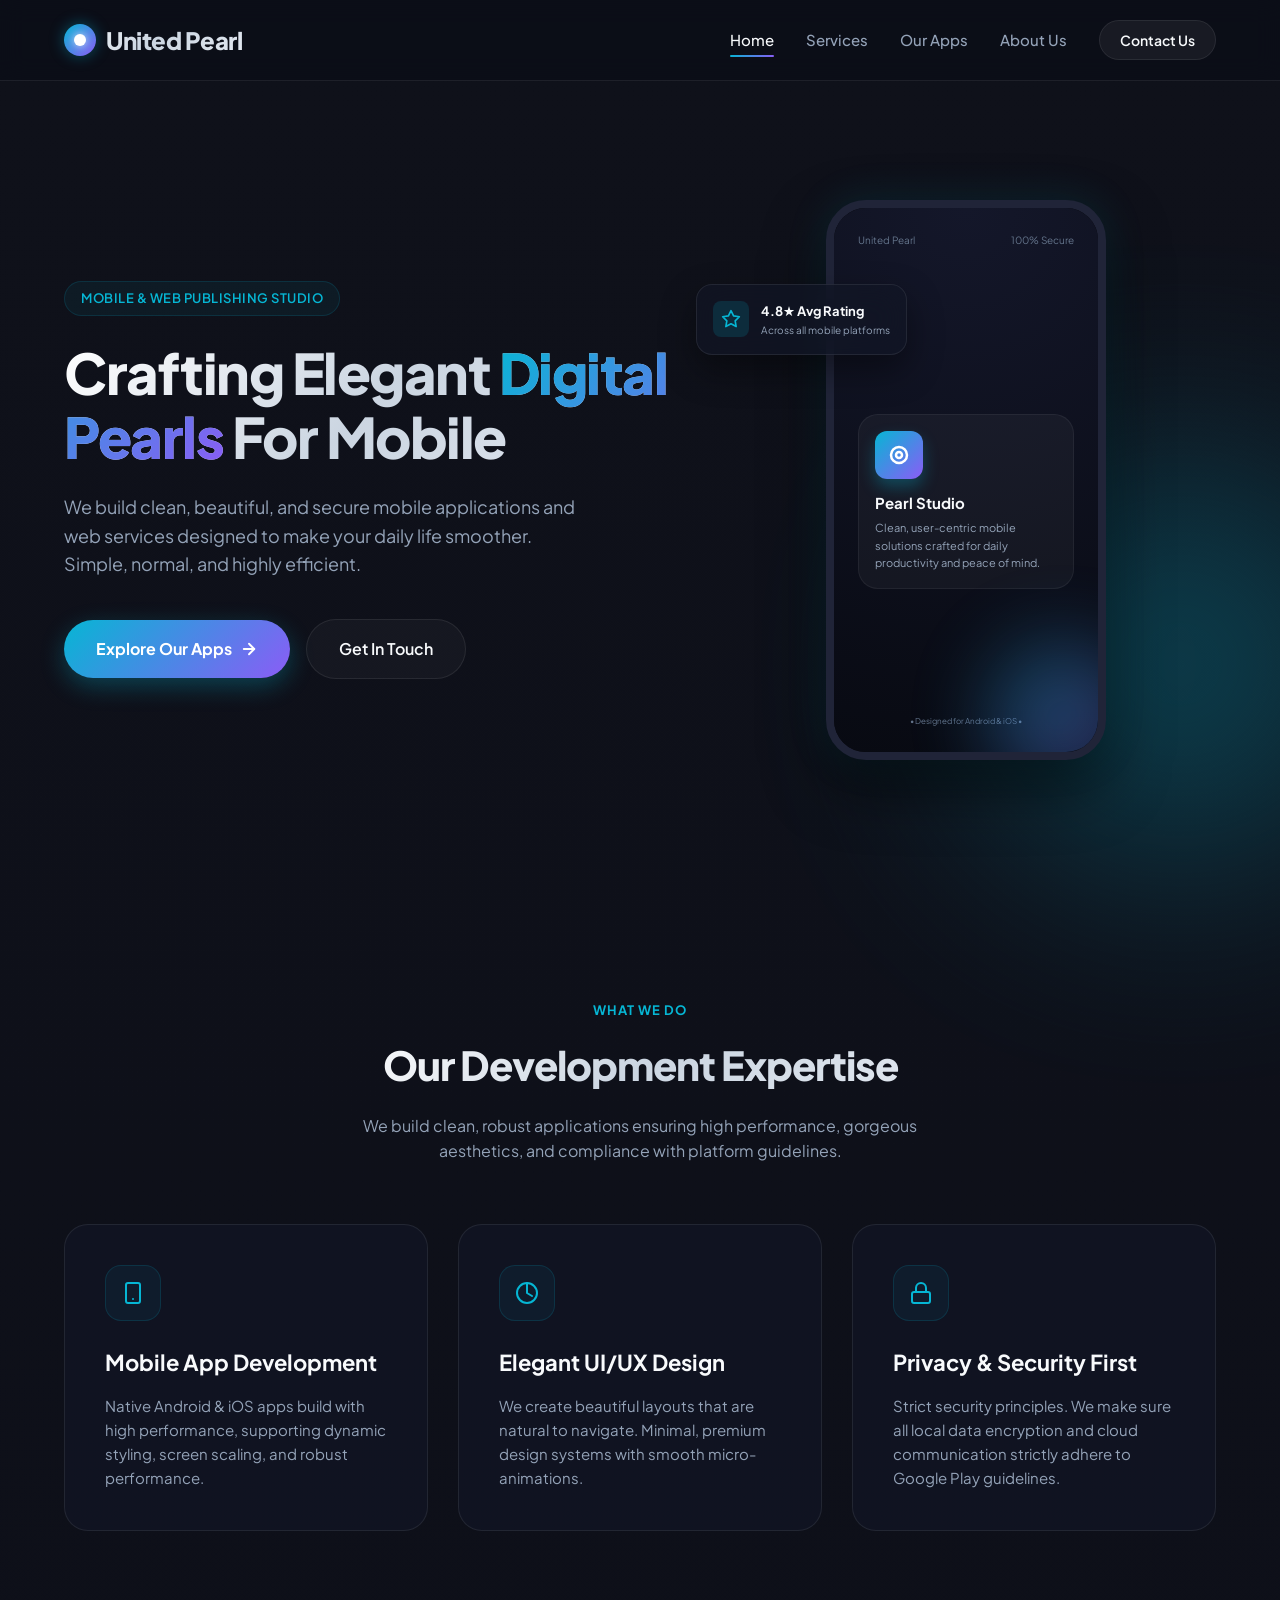
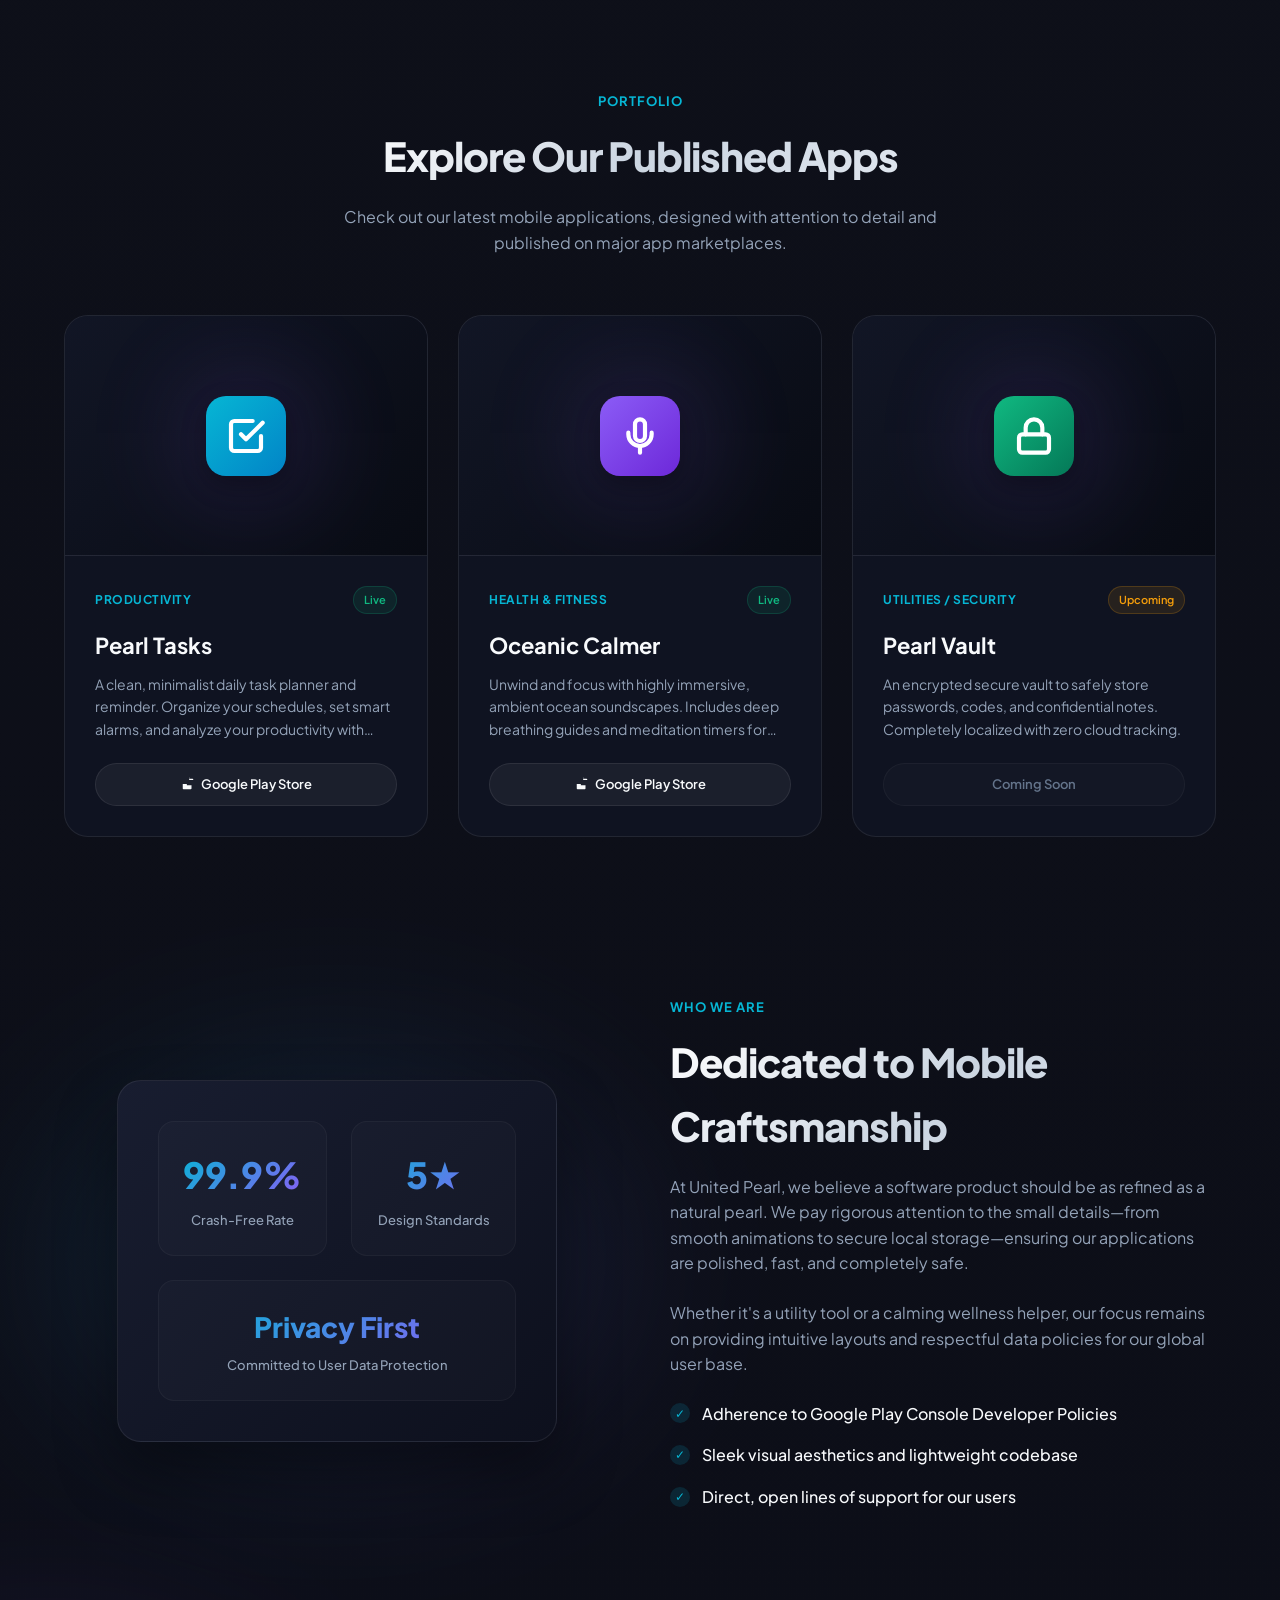
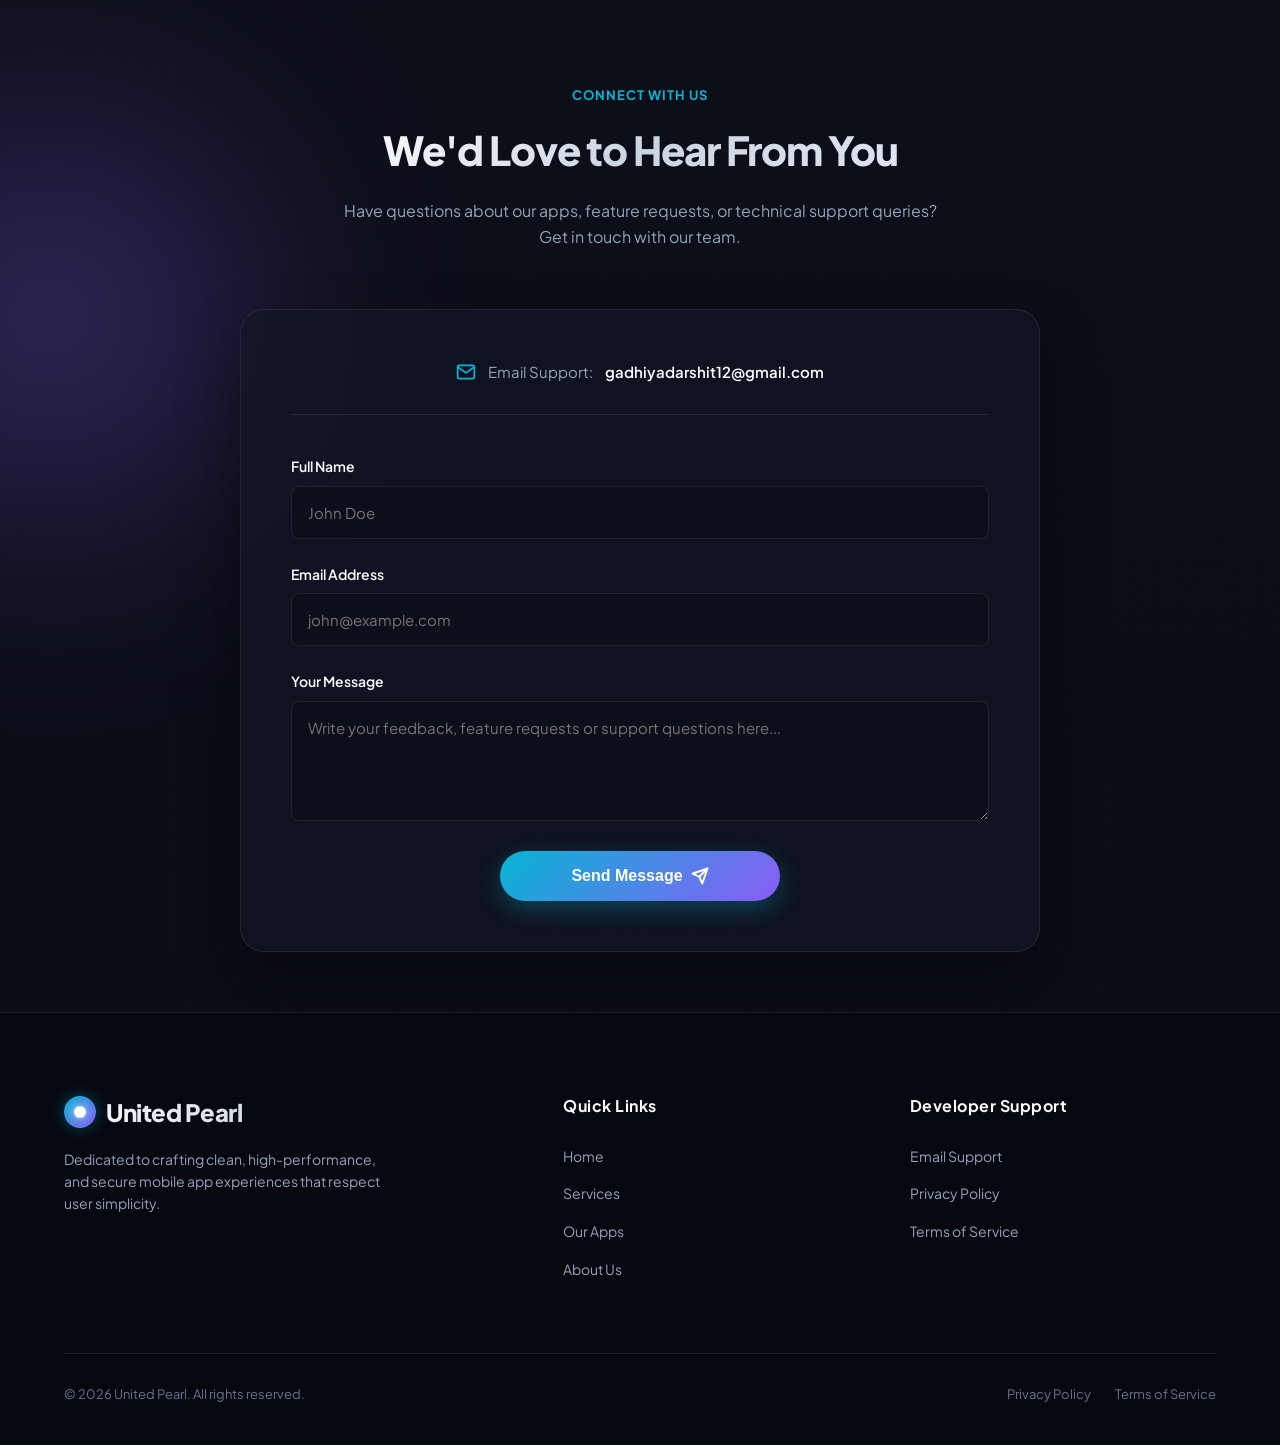
<file: index.html>
<!DOCTYPE html>
<html lang="en">
<head>
  <meta charset="UTF-8">
  <meta name="viewport" content="width=device-width, initial-scale=1.0">
  <title>United Pearl | Premium App Development Studio</title>
  
  <!-- SEO Meta Tags -->
  <meta name="description" content="United Pearl is a modern mobile app and software development studio. We design, craft, and publish high-performance, secure digital experiences for Android and iOS.">
  <meta name="keywords" content="United Pearl, Mobile Apps, Android Developer, iOS Developer, App Studio, Software Development, Privacy-focused Apps">
  <meta name="author" content="United Pearl">
  
  <!-- Favicon -->
  <link rel="icon" type="image/png" href="data:image/svg+xml;utf8,<svg xmlns='http://www.w3.org/2000/svg' viewBox='0 0 100 100'><circle cx='50' cy='50' r='40' fill='%2306b6d4'/><circle cx='50' cy='50' r='15' fill='white'/></svg>">

  <!-- Link Stylesheet -->
  <link rel="stylesheet" href="style.css">
</head>
<body>

  <!-- Background Orbs -->
  <div class="glow-orb-1"></div>
  <div class="glow-orb-2"></div>

  <!-- Navigation Header -->
  <header>
    <div class="container nav-container">
      <a href="index.html" class="logo" id="navLogo">
        <div class="logo-icon"></div>
        United Pearl
      </a>
      
      <button class="burger-menu" id="burgerToggle" aria-label="Toggle navigation menu">
        <span></span>
        <span></span>
        <span></span>
      </button>

      <ul class="nav-menu">
        <li><a href="#home" class="nav-link active">Home</a></li>
        <li><a href="#services" class="nav-link">Services</a></li>
        <li><a href="#apps" class="nav-link">Our Apps</a></li>
        <li><a href="#about" class="nav-link">About Us</a></li>
        <li><a href="#contact" class="btn-contact-nav">Contact Us</a></li>
      </ul>
    </div>
  </header>

  <!-- Hero Section -->
  <section id="home" class="hero">
    <div class="container hero-grid">
      <div class="hero-content">
        <span class="hero-tagline">Mobile & Web Publishing Studio</span>
        <h1 class="hero-title">Crafting Elegant <span>Digital Pearls</span> For Mobile</h1>
        <p class="hero-desc">We build clean, beautiful, and secure mobile applications and web services designed to make your daily life smoother. Simple, normal, and highly efficient.</p>
        <div class="hero-cta">
          <a href="#apps" class="btn-primary">
            Explore Our Apps
            <svg width="18" height="18" viewBox="0 0 24 24" fill="none" stroke="currentColor" stroke-width="2.5" stroke-linecap="round" stroke-linejoin="round"><line x1="5" y1="12" x2="19" y2="12"></line><polyline points="12 5 19 12 12 19"></polyline></svg>
          </a>
          <a href="#contact" class="btn-secondary">Get In Touch</a>
        </div>
      </div>
      
      <div class="hero-art-container">
        <!-- Floating Card 1 -->
        <div class="hero-floating-card card-1">
          <div class="floating-icon">
            <svg width="20" height="20" viewBox="0 0 24 24" fill="none" stroke="currentColor" stroke-width="2" stroke-linecap="round" stroke-linejoin="round"><polygon points="12 2 15.09 8.26 22 9.27 17 14.14 18.18 21.02 12 17.77 5.82 21.02 7 14.14 2 9.27 8.91 8.26 12 2"></polygon></svg>
          </div>
          <div>
            <div class="floating-text-title">4.8★ Avg Rating</div>
            <div class="floating-text-desc">Across all mobile platforms</div>
          </div>
        </div>

        <!-- Phone Mockup -->
        <div class="hero-phone-mockup">
          <div class="hero-phone-screen">
            <div class="phone-header">
              <span>United Pearl</span>
              <span>100% Secure</span>
            </div>
            
            <div class="phone-home-card">
              <div class="phone-icon-large">
                <svg width="24" height="24" viewBox="0 0 24 24" fill="none" stroke="white" stroke-width="2.5"><circle cx='12' cy='12' r='8'/><circle cx='12' cy='12' r='3'/></svg>
              </div>
              <div class="phone-app-title">Pearl Studio</div>
              <div class="phone-app-desc">Clean, user-centric mobile solutions crafted for daily productivity and peace of mind.</div>
            </div>
            
            <div class="phone-header" style="justify-content: center; font-size: 8px;">
              <span>• Designed for Android & iOS •</span>
            </div>
          </div>
          <div class="phone-glow-elements"></div>
        </div>


      </div>
    </div>
  </section>

  <!-- Services Section -->
  <section id="services">
    <div class="container">
      <div class="section-header">
        <span class="section-tag">What We Do</span>
        <h2 class="section-title">Our Development Expertise</h2>
        <p class="section-desc">We build clean, robust applications ensuring high performance, gorgeous aesthetics, and compliance with platform guidelines.</p>
      </div>

      <div class="services-grid">
        <!-- Service 1 -->
        <div class="service-card">
          <div class="service-icon">
            <svg width="24" height="24" viewBox="0 0 24 24" fill="none" stroke="currentColor" stroke-width="2" stroke-linecap="round" stroke-linejoin="round"><rect x="5" y="2" width="14" height="20" rx="2" ry="2"></rect><line x1="12" y1="18" x2="12.01" y2="18"></line></svg>
          </div>
          <h3 class="service-title">Mobile App Development</h3>
          <p class="service-desc">Native Android & iOS apps build with high performance, supporting dynamic styling, screen scaling, and robust performance.</p>
        </div>

        <!-- Service 2 -->
        <div class="service-card">
          <div class="service-icon">
            <svg width="24" height="24" viewBox="0 0 24 24" fill="none" stroke="currentColor" stroke-width="2" stroke-linecap="round" stroke-linejoin="round"><path d="M12 22C17.5228 22 22 17.5228 22 12C22 6.47715 17.5228 2 12 2C6.47715 2 2 6.47715 2 12C2 17.5228 6.47715 22 12 22Z"></path><path d="M12 2V12L17 15"></path></svg>
          </div>
          <h3 class="service-title">Elegant UI/UX Design</h3>
          <p class="service-desc">We create beautiful layouts that are natural to navigate. Minimal, premium design systems with smooth micro-animations.</p>
        </div>

        <!-- Service 3 -->
        <div class="service-card">
          <div class="service-icon">
            <svg width="24" height="24" viewBox="0 0 24 24" fill="none" stroke="currentColor" stroke-width="2" stroke-linecap="round" stroke-linejoin="round"><rect x="3" y="11" width="18" height="11" rx="2" ry="2"></rect><path d="M7 11V7a5 5 0 0 1 10 0v4"></path></svg>
          </div>
          <h3 class="service-title">Privacy & Security First</h3>
          <p class="service-desc">Strict security principles. We make sure all local data encryption and cloud communication strictly adhere to Google Play guidelines.</p>
        </div>
      </div>
    </div>
  </section>

  <!-- Our Apps Section -->
  <section id="apps">
    <div class="container">
      <div class="section-header">
        <span class="section-tag">Portfolio</span>
        <h2 class="section-title">Explore Our Published Apps</h2>
        <p class="section-desc">Check out our latest mobile applications, designed with attention to detail and published on major app marketplaces.</p>
      </div>

      <div class="portfolio-grid">
        <!-- App 1: Pearl Tasks -->
        <div class="app-card">
          <div class="app-preview-box">
            <div class="app-showcase-icon icon-pearl-task">
              <svg width="40" height="40" viewBox="0 0 24 24" fill="none" stroke="currentColor" stroke-width="2.5" stroke-linecap="round" stroke-linejoin="round"><polyline points="9 11 12 14 22 4"></polyline><path d="M21 12v7a2 2 0 0 1-2 2H5a2 2 0 0 1-2-2V5a2 2 0 0 1 2-2h11"></path></svg>
            </div>
          </div>
          <div class="app-details">
            <div class="app-meta">
              <span class="app-category">Productivity</span>
              <span class="app-badge-status status-live">Live</span>
            </div>
            <h3 class="app-card-title">Pearl Tasks</h3>
            <p class="app-card-desc">A clean, minimalist daily task planner and reminder. Organize your schedules, set smart alarms, and analyze your productivity with clean stats.</p>
            <div class="app-links">
              <a href="#" class="btn-app-store primary">
                <svg width="14" height="14" viewBox="0 0 24 24" fill="currentColor"><path d="M3 5.25v13.5c0 .69.56 1.25 1.25 1.25H10v-8H3zm11.25-8H14v8h7V4.25c0-.69-.56-1.25-1.25-1.25h-5.5zM3 14v5.75c0 .69.56 1.25 1.25 1.25h12.5c.69 0 1.25-.56 1.25-1.25V14H3z"/></svg>
                Google Play Store
              </a>
            </div>
          </div>
        </div>

        <!-- App 2: Oceanic Calmer -->
        <div class="app-card">
          <div class="app-preview-box">
            <div class="app-showcase-icon icon-pearl-sound">
              <svg width="40" height="40" viewBox="0 0 24 24" fill="none" stroke="currentColor" stroke-width="2.5" stroke-linecap="round" stroke-linejoin="round"><path d="M12 2a3 3 0 0 0-3 3v7a3 3 0 0 0 6 0V5a3 3 0 0 0-3-3Z"></path><path d="M19 10v1a7 7 0 0 1-14 0v-1"></path><line x1="12" y1="19" x2="12" y2="22"></line></svg>
            </div>
          </div>
          <div class="app-details">
            <div class="app-meta">
              <span class="app-category">Health & Fitness</span>
              <span class="app-badge-status status-live">Live</span>
            </div>
            <h3 class="app-card-title">Oceanic Calmer</h3>
            <p class="app-card-desc">Unwind and focus with highly immersive, ambient ocean soundscapes. Includes deep breathing guides and meditation timers for stress relief.</p>
            <div class="app-links">
              <a href="#" class="btn-app-store primary">
                <svg width="14" height="14" viewBox="0 0 24 24" fill="currentColor"><path d="M3 5.25v13.5c0 .69.56 1.25 1.25 1.25H10v-8H3zm11.25-8H14v8h7V4.25c0-.69-.56-1.25-1.25-1.25h-5.5zM3 14v5.75c0 .69.56 1.25 1.25 1.25h12.5c.69 0 1.25-.56 1.25-1.25V14H3z"/></svg>
                Google Play Store
              </a>
            </div>
          </div>
        </div>

        <!-- App 3: Pearl Vault -->
        <div class="app-card">
          <div class="app-preview-box">
            <div class="app-showcase-icon icon-pearl-wallet">
              <svg width="40" height="40" viewBox="0 0 24 24" fill="none" stroke="currentColor" stroke-width="2.5" stroke-linecap="round" stroke-linejoin="round"><rect x="3" y="11" width="18" height="11" rx="2" ry="2"></rect><path d="M7 11V7a5 5 0 0 1 10 0v4"></path></svg>
            </div>
          </div>
          <div class="app-details">
            <div class="app-meta">
              <span class="app-category">Utilities / Security</span>
              <span class="app-badge-status status-upcoming">Upcoming</span>
            </div>
            <h3 class="app-card-title">Pearl Vault</h3>
            <p class="app-card-desc">An encrypted secure vault to safely store passwords, codes, and confidential notes. Completely localized with zero cloud tracking.</p>
            <div class="app-links">
              <a href="#" class="btn-app-store muted" onclick="return false;">
                Coming Soon
              </a>
            </div>
          </div>
        </div>
      </div>
    </div>
  </section>

  <!-- About Section -->
  <section id="about">
    <div class="container about-grid">
      <div class="about-img-frame">
        <div class="about-img-backdrop"></div>
        <div class="about-visual">
          <div class="about-stat-row">
            <div class="stat-item">
              <div class="stat-number">99.9%</div>
              <div class="stat-label">Crash-Free Rate</div>
            </div>
            <div class="stat-item">
              <div class="stat-number">5★</div>
              <div class="stat-label">Design Standards</div>
            </div>
            <div class="stat-item" style="grid-column: span 2;">
              <div class="stat-number" style="font-size: 28px;">Privacy First</div>
              <div class="stat-label">Committed to User Data Protection</div>
            </div>
          </div>
        </div>
      </div>

      <div class="about-content">
        <span class="section-tag" style="text-align: left; margin-left: 0;">Who We Are</span>
        <h2 class="section-title" style="text-align: left; margin-left: 0;">Dedicated to Mobile Craftsmanship</h2>
        <p>At United Pearl, we believe a software product should be as refined as a natural pearl. We pay rigorous attention to the small details—from smooth animations to secure local storage—ensuring our applications are polished, fast, and completely safe.</p>
        <p>Whether it's a utility tool or a calming wellness helper, our focus remains on providing intuitive layouts and respectful data policies for our global user base.</p>
        
        <ul class="about-features">
          <li>
            <span>✓</span> Adherence to Google Play Console Developer Policies
          </li>
          <li>
            <span>✓</span> Sleek visual aesthetics and lightweight codebase
          </li>
          <li>
            <span>✓</span> Direct, open lines of support for our users
          </li>
        </ul>
      </div>
    </div>
  </section>

  <!-- Contact Section -->
  <section id="contact">
    <div class="container">
      <div class="section-header">
        <span class="section-tag">Connect With Us</span>
        <h2 class="section-title">We'd Love to Hear From You</h2>
        <p class="section-desc">Have questions about our apps, feature requests, or technical support queries? Get in touch with our team.</p>
      </div>

      <div class="contact-container">
        <div class="contact-info-summary">
          <div class="contact-item">
            <svg width="20" height="20" viewBox="0 0 24 24" fill="none" stroke="currentColor" stroke-width="2" stroke-linecap="round" stroke-linejoin="round"><path d="M4 4h16c1.1 0 2 .9 2 2v12c0 1.1-.9 2-2 2H4c-1.1 0-2-.9-2-2V6c0-1.1.9-2 2-2z"></path><polyline points="22,6 12,13 2,6"></polyline></svg>
            <span>Email Support:</span>
            <a href="mailto:gadhiyadarshit12@gmail.com">gadhiyadarshit12@gmail.com</a>
          </div>
        </div>

        <form id="contactForm" novalidate>
          <div class="form-group">
            <label for="name" class="form-label">Full Name</label>
            <input type="text" id="name" class="form-control" placeholder="John Doe" required>
          </div>

          <div class="form-group">
            <label for="email" class="form-label">Email Address</label>
            <input type="email" id="email" class="form-control" placeholder="john@example.com" required>
          </div>

          <div class="form-group">
            <label for="message" class="form-label">Your Message</label>
            <textarea id="message" class="form-control" placeholder="Write your feedback, feature requests or support questions here..." required></textarea>
          </div>

          <div class="form-submit-container">
            <button type="submit" class="btn-primary btn-submit">
              Send Message
              <svg width="18" height="18" viewBox="0 0 24 24" fill="none" stroke="currentColor" stroke-width="2.5" stroke-linecap="round" stroke-linejoin="round"><line x1="22" y1="2" x2="11" y2="13"></line><polygon points="22 2 15 22 11 13 2 9 22 2"></polygon></svg>
            </button>
          </div>
          
          <div id="formMessage" class="form-message"></div>
        </form>
      </div>
    </div>
  </section>

  <!-- Footer -->
  <footer>
    <div class="container">
      <div class="footer-grid">
        <div>
          <a href="index.html" class="logo" style="margin-bottom: 16px;">
            <div class="logo-icon"></div>
            United Pearl
          </a>
          <p class="footer-brand-desc">Dedicated to crafting clean, high-performance, and secure mobile app experiences that respect user simplicity.</p>
        </div>
        
        <div>
          <h4 class="footer-title">Quick Links</h4>
          <ul class="footer-links">
            <li><a href="#home">Home</a></li>
            <li><a href="#services">Services</a></li>
            <li><a href="#apps">Our Apps</a></li>
            <li><a href="#about">About Us</a></li>
          </ul>
        </div>
        
        <div>
          <h4 class="footer-title">Developer Support</h4>
          <ul class="footer-links">
            <li><a href="mailto:gadhiyadarshit12@gmail.com">Email Support</a></li>
            <li><a href="privacy.html">Privacy Policy</a></li>
            <li><a href="terms.html">Terms of Service</a></li>
          </ul>
        </div>
      </div>

      <div class="footer-bottom">
        <span class="footer-copy">&copy; 2026 United Pearl. All rights reserved.</span>
        <div class="footer-meta-links">
          <a href="privacy.html">Privacy Policy</a>
          <a href="terms.html">Terms of Service</a>
        </div>
      </div>
    </div>
  </footer>

  <!-- Include Script -->
  <script src="script.js"></script>
</body>
</html>
</file>
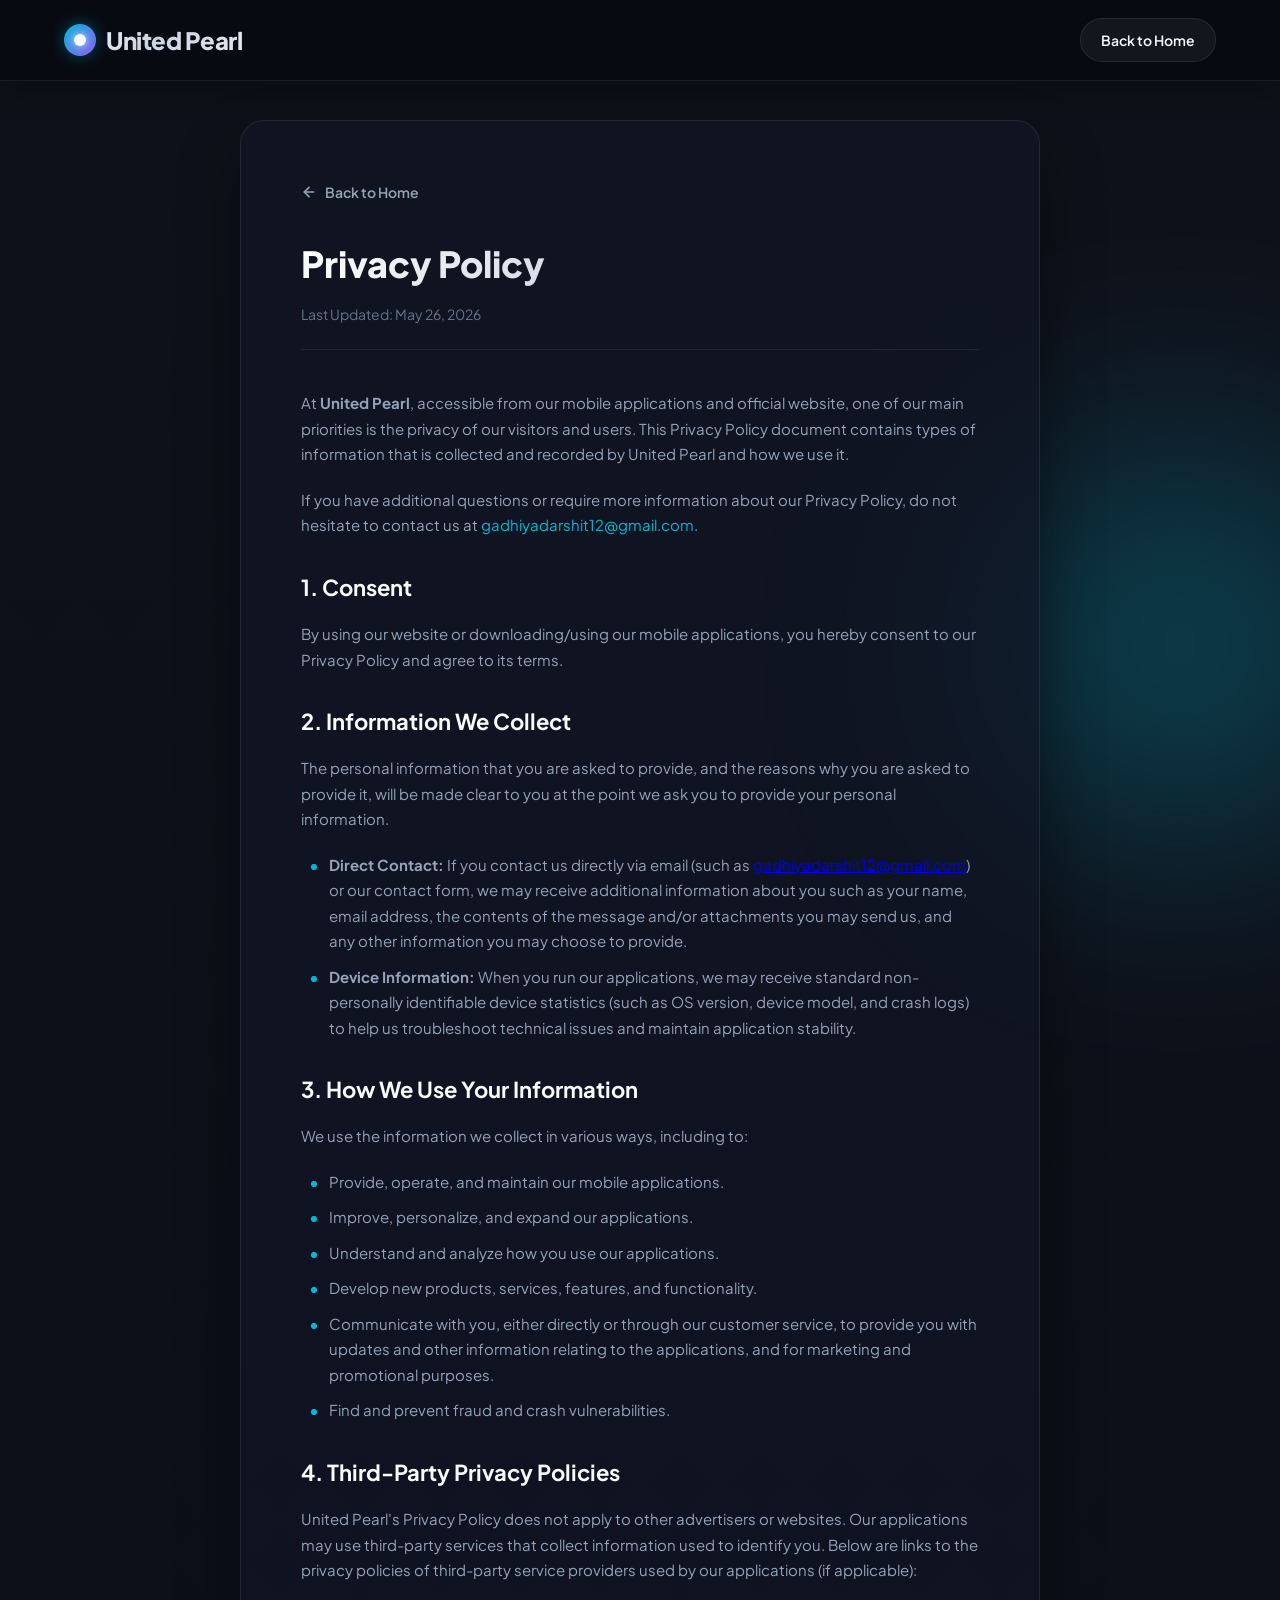
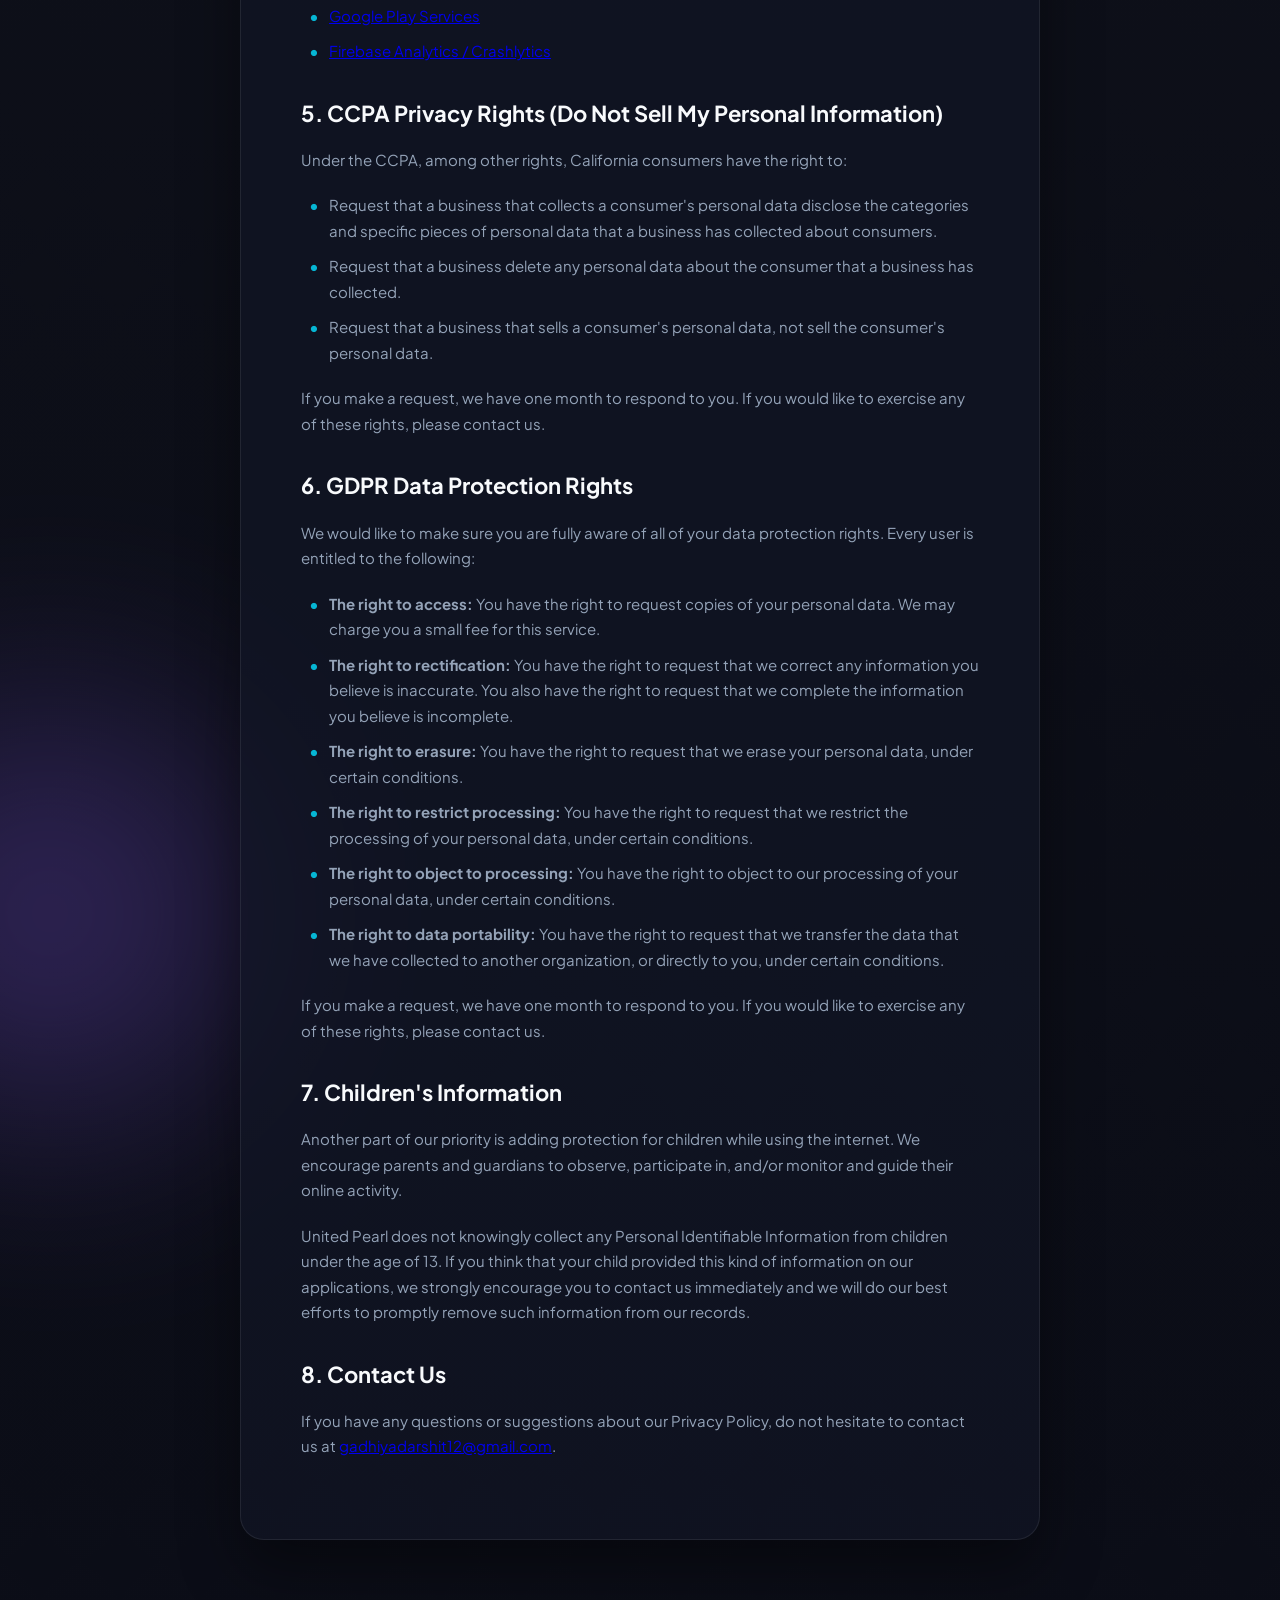
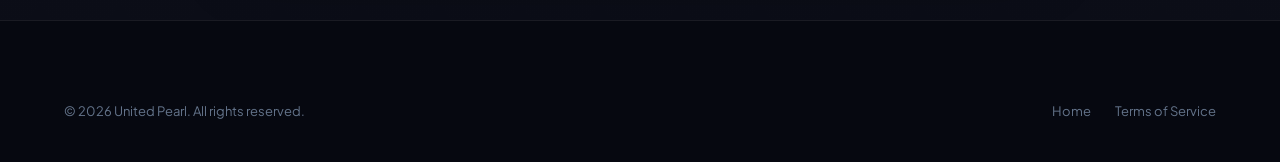
<file: privacy.html>
<!DOCTYPE html>
<html lang="en">
<head>
  <meta charset="UTF-8">
  <meta name="viewport" content="width=device-width, initial-scale=1.0">
  <title>Privacy Policy | United Pearl</title>
  
  <!-- SEO Meta Tags -->
  <meta name="description" content="Privacy Policy for United Pearl mobile applications and services. Learn how we handle your personal data and respect your privacy.">
  <meta name="robots" content="noindex, follow">
  
  <!-- Favicon -->
  <link rel="icon" type="image/png" href="data:image/svg+xml;utf8,<svg xmlns='http://www.w3.org/2000/svg' viewBox='0 0 100 100'><circle cx='50' cy='50' r='40' fill='%2306b6d4'/><circle cx='50' cy='50' r='15' fill='white'/></svg>">

  <!-- Link Stylesheet -->
  <link rel="stylesheet" href="style.css">
</head>
<body>

  <!-- Background Orbs -->
  <div class="glow-orb-1"></div>
  <div class="glow-orb-2"></div>

  <!-- Navigation Header (Simplified for legal pages) -->
  <header class="scrolled">
    <div class="container nav-container">
      <a href="index.html" class="logo">
        <div class="logo-icon"></div>
        United Pearl
      </a>
      <a href="index.html" class="btn-contact-nav">Back to Home</a>
    </div>
  </header>

  <!-- Legal Container -->
  <main class="container">
    <article class="legal-container">
      <a href="index.html" class="btn-back">
        <svg width="16" height="16" viewBox="0 0 24 24" fill="none" stroke="currentColor" stroke-width="2.5" stroke-linecap="round" stroke-linejoin="round"><line x1="19" y1="12" x2="5" y2="12"></line><polyline points="12 19 5 12 12 5"></polyline></svg>
        Back to Home
      </a>
      
      <div class="legal-header">
        <h1>Privacy Policy</h1>
        <div class="legal-date">Last Updated: May 26, 2026</div>
      </div>

      <div class="legal-content">
        <p>At <strong>United Pearl</strong>, accessible from our mobile applications and official website, one of our main priorities is the privacy of our visitors and users. This Privacy Policy document contains types of information that is collected and recorded by United Pearl and how we use it.</p>
        
        <p>If you have additional questions or require more information about our Privacy Policy, do not hesitate to contact us at <a href="mailto:gadhiyadarshit12@gmail.com" style="color: var(--accent-primary); text-decoration: none;">gadhiyadarshit12@gmail.com</a>.</p>

        <h2>1. Consent</h2>
        <p>By using our website or downloading/using our mobile applications, you hereby consent to our Privacy Policy and agree to its terms.</p>

        <h2>2. Information We Collect</h2>
        <p>The personal information that you are asked to provide, and the reasons why you are asked to provide it, will be made clear to you at the point we ask you to provide your personal information.</p>
        <ul>
          <li><strong>Direct Contact:</strong> If you contact us directly via email (such as <a href="mailto:gadhiyadarshit12@gmail.com">gadhiyadarshit12@gmail.com</a>) or our contact form, we may receive additional information about you such as your name, email address, the contents of the message and/or attachments you may send us, and any other information you may choose to provide.</li>
          <li><strong>Device Information:</strong> When you run our applications, we may receive standard non-personally identifiable device statistics (such as OS version, device model, and crash logs) to help us troubleshoot technical issues and maintain application stability.</li>
        </ul>

        <h2>3. How We Use Your Information</h2>
        <p>We use the information we collect in various ways, including to:</p>
        <ul>
          <li>Provide, operate, and maintain our mobile applications.</li>
          <li>Improve, personalize, and expand our applications.</li>
          <li>Understand and analyze how you use our applications.</li>
          <li>Develop new products, services, features, and functionality.</li>
          <li>Communicate with you, either directly or through our customer service, to provide you with updates and other information relating to the applications, and for marketing and promotional purposes.</li>
          <li>Find and prevent fraud and crash vulnerabilities.</li>
        </ul>

        <h2>4. Third-Party Privacy Policies</h2>
        <p>United Pearl's Privacy Policy does not apply to other advertisers or websites. Our applications may use third-party services that collect information used to identify you. Below are links to the privacy policies of third-party service providers used by our applications (if applicable):</p>
        <ul>
          <li><a href="https://www.google.com/policies/privacy/" target="_blank" rel="noopener noreferrer">Google Play Services</a></li>
          <li><a href="https://firebase.google.com/support/privacy" target="_blank" rel="noopener noreferrer">Firebase Analytics / Crashlytics</a></li>
        </ul>

        <h2>5. CCPA Privacy Rights (Do Not Sell My Personal Information)</h2>
        <p>Under the CCPA, among other rights, California consumers have the right to:</p>
        <ul>
          <li>Request that a business that collects a consumer's personal data disclose the categories and specific pieces of personal data that a business has collected about consumers.</li>
          <li>Request that a business delete any personal data about the consumer that a business has collected.</li>
          <li>Request that a business that sells a consumer's personal data, not sell the consumer's personal data.</li>
        </ul>
        <p>If you make a request, we have one month to respond to you. If you would like to exercise any of these rights, please contact us.</p>

        <h2>6. GDPR Data Protection Rights</h2>
        <p>We would like to make sure you are fully aware of all of your data protection rights. Every user is entitled to the following:</p>
        <ul>
          <li><strong>The right to access:</strong> You have the right to request copies of your personal data. We may charge you a small fee for this service.</li>
          <li><strong>The right to rectification:</strong> You have the right to request that we correct any information you believe is inaccurate. You also have the right to request that we complete the information you believe is incomplete.</li>
          <li><strong>The right to erasure:</strong> You have the right to request that we erase your personal data, under certain conditions.</li>
          <li><strong>The right to restrict processing:</strong> You have the right to request that we restrict the processing of your personal data, under certain conditions.</li>
          <li><strong>The right to object to processing:</strong> You have the right to object to our processing of your personal data, under certain conditions.</li>
          <li><strong>The right to data portability:</strong> You have the right to request that we transfer the data that we have collected to another organization, or directly to you, under certain conditions.</li>
        </ul>
        <p>If you make a request, we have one month to respond to you. If you would like to exercise any of these rights, please contact us.</p>

        <h2>7. Children's Information</h2>
        <p>Another part of our priority is adding protection for children while using the internet. We encourage parents and guardians to observe, participate in, and/or monitor and guide their online activity.</p>
        <p>United Pearl does not knowingly collect any Personal Identifiable Information from children under the age of 13. If you think that your child provided this kind of information on our applications, we strongly encourage you to contact us immediately and we will do our best efforts to promptly remove such information from our records.</p>

        <h2>8. Contact Us</h2>
        <p>If you have any questions or suggestions about our Privacy Policy, do not hesitate to contact us at <a href="mailto:gadhiyadarshit12@gmail.com">gadhiyadarshit12@gmail.com</a>.</p>
      </div>
    </article>
  </main>

  <!-- Footer -->
  <footer>
    <div class="container">
      <div class="footer-bottom" style="border-top: none; padding-top: 0;">
        <span class="footer-copy">&copy; 2026 United Pearl. All rights reserved.</span>
        <div class="footer-meta-links">
          <a href="index.html">Home</a>
          <a href="terms.html">Terms of Service</a>
        </div>
      </div>
    </div>
  </footer>

</body>
</html>
</file>
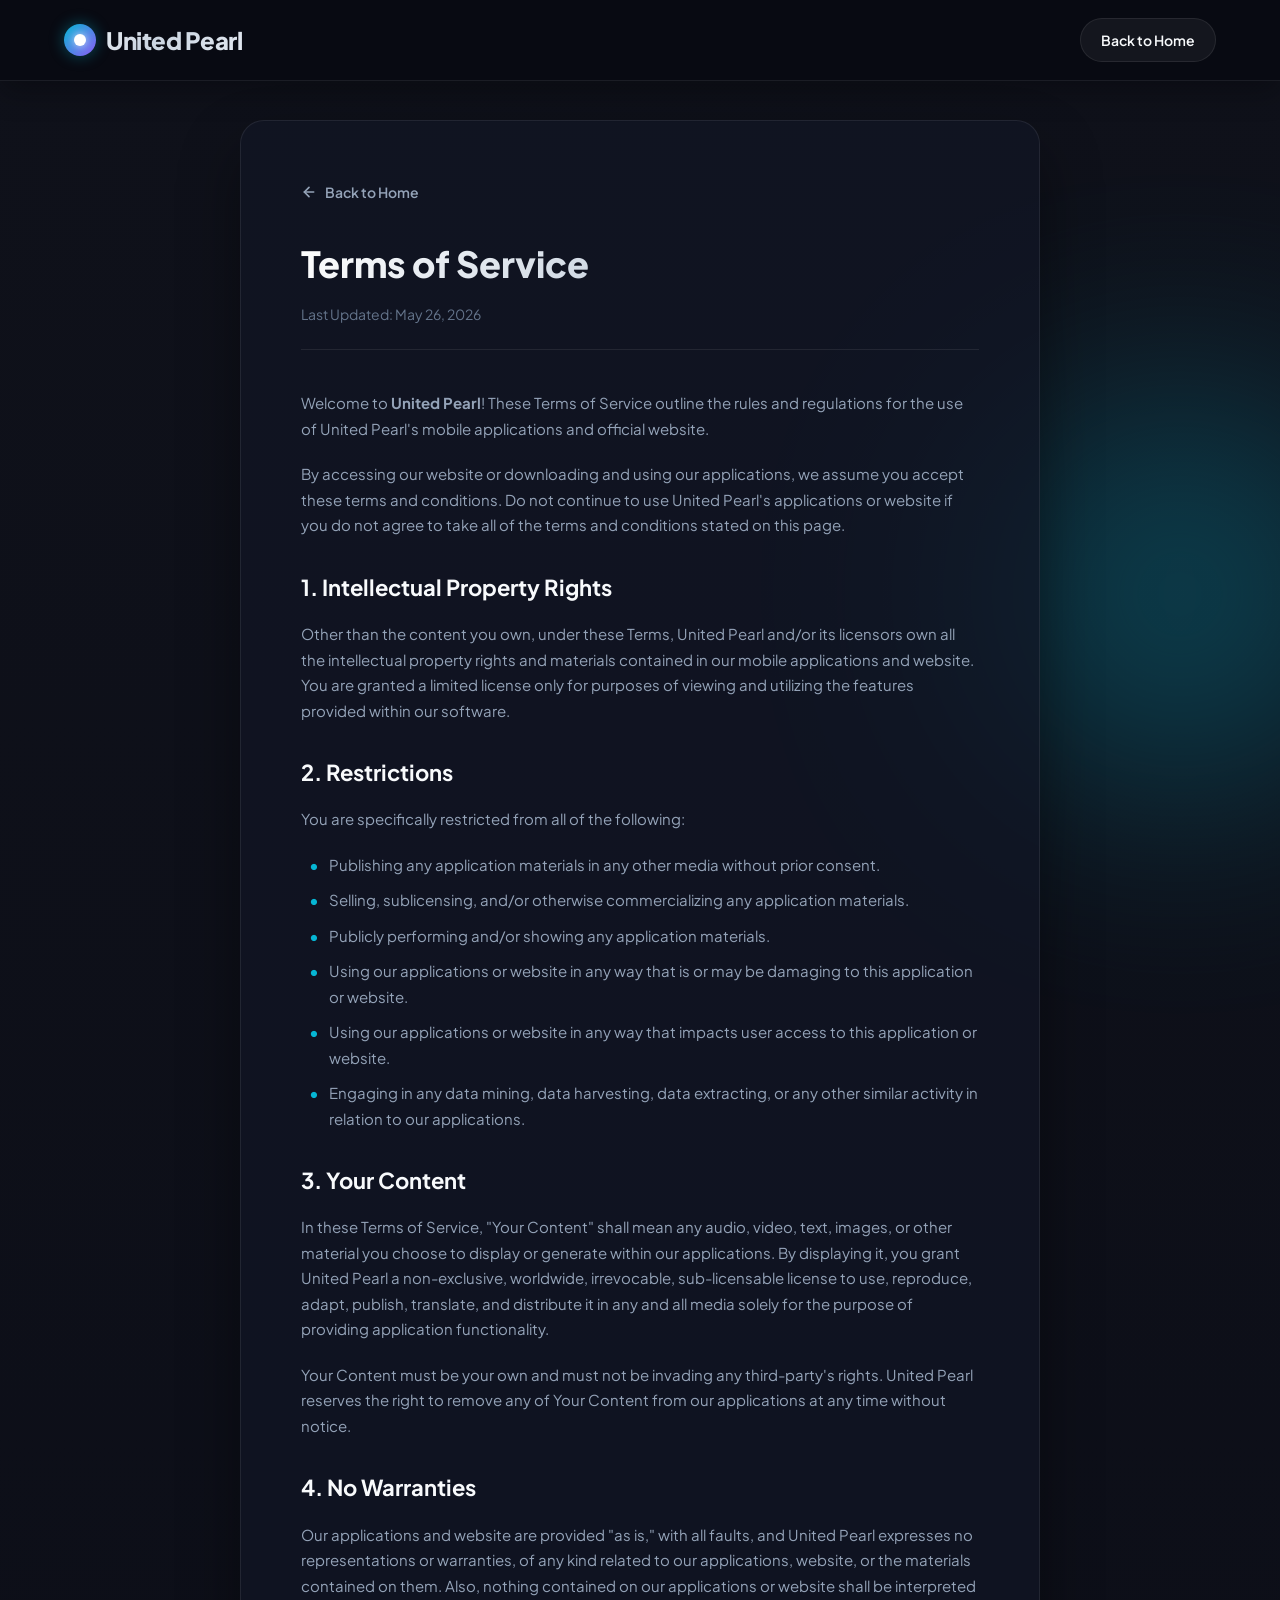
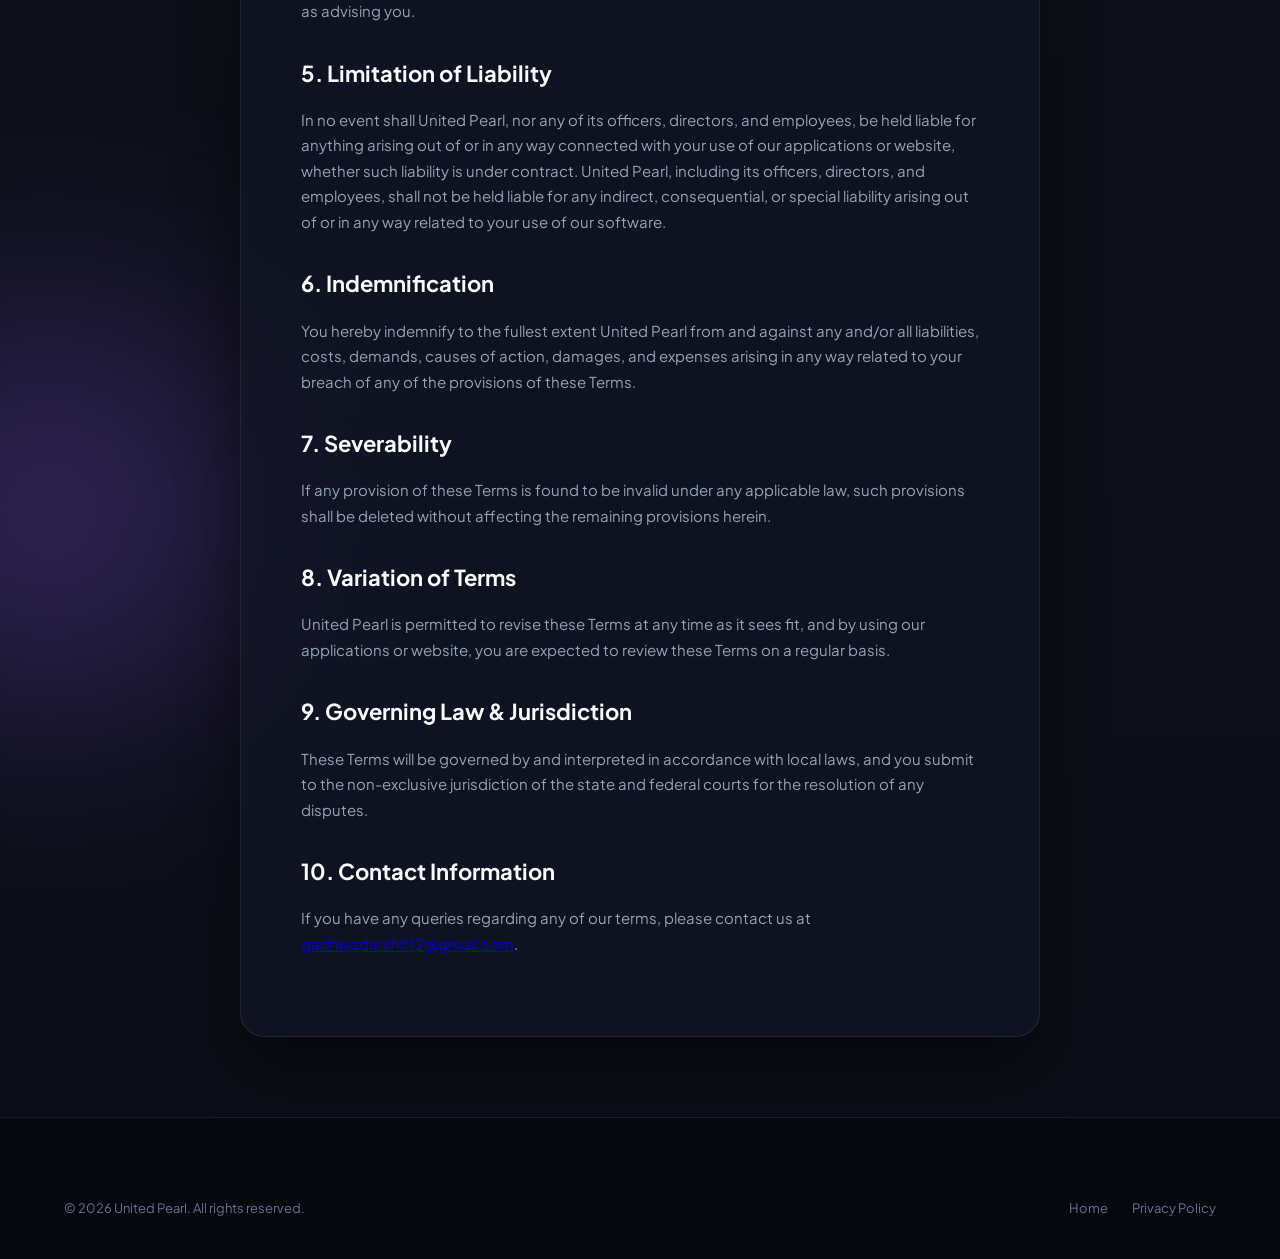
<file: terms.html>
<!DOCTYPE html>
<html lang="en">
<head>
  <meta charset="UTF-8">
  <meta name="viewport" content="width=device-width, initial-scale=1.0">
  <title>Terms of Service | United Pearl</title>
  
  <!-- SEO Meta Tags -->
  <meta name="description" content="Terms of Service for United Pearl mobile applications and services. Read our usage rules and guidelines.">
  <meta name="robots" content="noindex, follow">
  
  <!-- Favicon -->
  <link rel="icon" type="image/png" href="data:image/svg+xml;utf8,<svg xmlns='http://www.w3.org/2000/svg' viewBox='0 0 100 100'><circle cx='50' cy='50' r='40' fill='%2306b6d4'/><circle cx='50' cy='50' r='15' fill='white'/></svg>">

  <!-- Link Stylesheet -->
  <link rel="stylesheet" href="style.css">
</head>
<body>

  <!-- Background Orbs -->
  <div class="glow-orb-1"></div>
  <div class="glow-orb-2"></div>

  <!-- Navigation Header (Simplified for legal pages) -->
  <header class="scrolled">
    <div class="container nav-container">
      <a href="index.html" class="logo">
        <div class="logo-icon"></div>
        United Pearl
      </a>
      <a href="index.html" class="btn-contact-nav">Back to Home</a>
    </div>
  </header>

  <!-- Legal Container -->
  <main class="container">
    <article class="legal-container">
      <a href="index.html" class="btn-back">
        <svg width="16" height="16" viewBox="0 0 24 24" fill="none" stroke="currentColor" stroke-width="2.5" stroke-linecap="round" stroke-linejoin="round"><line x1="19" y1="12" x2="5" y2="12"></line><polyline points="12 19 5 12 12 5"></polyline></svg>
        Back to Home
      </a>
      
      <div class="legal-header">
        <h1>Terms of Service</h1>
        <div class="legal-date">Last Updated: May 26, 2026</div>
      </div>

      <div class="legal-content">
        <p>Welcome to <strong>United Pearl</strong>! These Terms of Service outline the rules and regulations for the use of United Pearl's mobile applications and official website.</p>
        
        <p>By accessing our website or downloading and using our applications, we assume you accept these terms and conditions. Do not continue to use United Pearl's applications or website if you do not agree to take all of the terms and conditions stated on this page.</p>

        <h2>1. Intellectual Property Rights</h2>
        <p>Other than the content you own, under these Terms, United Pearl and/or its licensors own all the intellectual property rights and materials contained in our mobile applications and website. You are granted a limited license only for purposes of viewing and utilizing the features provided within our software.</p>

        <h2>2. Restrictions</h2>
        <p>You are specifically restricted from all of the following:</p>
        <ul>
          <li>Publishing any application materials in any other media without prior consent.</li>
          <li>Selling, sublicensing, and/or otherwise commercializing any application materials.</li>
          <li>Publicly performing and/or showing any application materials.</li>
          <li>Using our applications or website in any way that is or may be damaging to this application or website.</li>
          <li>Using our applications or website in any way that impacts user access to this application or website.</li>
          <li>Engaging in any data mining, data harvesting, data extracting, or any other similar activity in relation to our applications.</li>
        </ul>

        <h2>3. Your Content</h2>
        <p>In these Terms of Service, "Your Content" shall mean any audio, video, text, images, or other material you choose to display or generate within our applications. By displaying it, you grant United Pearl a non-exclusive, worldwide, irrevocable, sub-licensable license to use, reproduce, adapt, publish, translate, and distribute it in any and all media solely for the purpose of providing application functionality.</p>
        <p>Your Content must be your own and must not be invading any third-party's rights. United Pearl reserves the right to remove any of Your Content from our applications at any time without notice.</p>

        <h2>4. No Warranties</h2>
        <p>Our applications and website are provided "as is," with all faults, and United Pearl expresses no representations or warranties, of any kind related to our applications, website, or the materials contained on them. Also, nothing contained on our applications or website shall be interpreted as advising you.</p>

        <h2>5. Limitation of Liability</h2>
        <p>In no event shall United Pearl, nor any of its officers, directors, and employees, be held liable for anything arising out of or in any way connected with your use of our applications or website, whether such liability is under contract. United Pearl, including its officers, directors, and employees, shall not be held liable for any indirect, consequential, or special liability arising out of or in any way related to your use of our software.</p>

        <h2>6. Indemnification</h2>
        <p>You hereby indemnify to the fullest extent United Pearl from and against any and/or all liabilities, costs, demands, causes of action, damages, and expenses arising in any way related to your breach of any of the provisions of these Terms.</p>

        <h2>7. Severability</h2>
        <p>If any provision of these Terms is found to be invalid under any applicable law, such provisions shall be deleted without affecting the remaining provisions herein.</p>

        <h2>8. Variation of Terms</h2>
        <p>United Pearl is permitted to revise these Terms at any time as it sees fit, and by using our applications or website, you are expected to review these Terms on a regular basis.</p>

        <h2>9. Governing Law & Jurisdiction</h2>
        <p>These Terms will be governed by and interpreted in accordance with local laws, and you submit to the non-exclusive jurisdiction of the state and federal courts for the resolution of any disputes.</p>

        <h2>10. Contact Information</h2>
        <p>If you have any queries regarding any of our terms, please contact us at <a href="mailto:gadhiyadarshit12@gmail.com">gadhiyadarshit12@gmail.com</a>.</p>
      </div>
    </article>
  </main>

  <!-- Footer -->
  <footer>
    <div class="container">
      <div class="footer-bottom" style="border-top: none; padding-top: 0;">
        <span class="footer-copy">&copy; 2026 United Pearl. All rights reserved.</span>
        <div class="footer-meta-links">
          <a href="index.html">Home</a>
          <a href="privacy.html">Privacy Policy</a>
        </div>
      </div>
    </div>
  </footer>

</body>
</html>
</file>
<file: style.css>
/* Import Plus Jakarta Sans from Google Fonts */
@import url('https://fonts.googleapis.com/css2?family=Plus+Jakarta+Sans:wght@300;400;500;600;700;800&display=swap');

:root {
  --font-sans: 'Plus Jakarta Sans', -apple-system, BlinkMacSystemFont, 'Segoe UI', Roboto, Oxygen, Ubuntu, Cantarell, sans-serif;
  
  /* Color Palette - Pearl-themed Dark Mode */
  --bg-main: #0b0d17;
  --bg-surface: rgba(18, 22, 38, 0.7);
  --bg-surface-hover: rgba(28, 34, 56, 0.9);
  --border-color: rgba(255, 255, 255, 0.08);
  --border-focus: rgba(6, 182, 212, 0.5);
  
  /* Accent Colors */
  --accent-primary: #06b6d4;     /* Electric Cyan */
  --accent-secondary: #8b5cf6;   /* Purple Pearl */
  --accent-glow: rgba(6, 182, 212, 0.15);
  --accent-glow-purple: rgba(139, 92, 246, 0.15);
  
  /* Text Colors */
  --text-primary: #f8fafc;       /* Off-White */
  --text-secondary: #94a3b8;     /* Slate Gray */
  --text-muted: #64748b;         /* Dark Slate Gray */
  
  /* Gradients */
  --grad-primary: linear-gradient(135deg, #06b6d4 0%, #8b5cf6 100%);
  --grad-pearl: linear-gradient(135deg, #ffffff 0%, #cbd5e1 50%, #e2e8f0 100%);
  --grad-dark: linear-gradient(180deg, #0f111a 0%, #0b0d17 100%);
  
  /* Sizes & Spacing */
  --radius-sm: 8px;
  --radius-md: 16px;
  --radius-lg: 24px;
  
  --transition-fast: 0.2s cubic-bezier(0.4, 0, 0.2, 1);
  --transition-normal: 0.3s cubic-bezier(0.4, 0, 0.2, 1);
}

/* Base resets & styles */
* {
  box-sizing: border-box;
  margin: 0;
  padding: 0;
}

html {
  scroll-behavior: smooth;
}

body {
  font-family: var(--font-sans);
  background-color: var(--bg-main);
  background-image: var(--grad-dark);
  color: var(--text-primary);
  line-height: 1.6;
  overflow-x: hidden;
  position: relative;
  min-height: 100vh;
}

/* Background Glowing Orbs */
.glow-orb-1, .glow-orb-2 {
  position: absolute;
  width: 400px;
  height: 400px;
  border-radius: 50%;
  filter: blur(120px);
  z-index: -1;
  pointer-events: none;
  opacity: 0.3;
}

.glow-orb-1 {
  background: var(--accent-primary);
  top: 10%;
  right: -100px;
}

.glow-orb-2 {
  background: var(--accent-secondary);
  bottom: 20%;
  left: -150px;
}

/* Utility Layouts */
.container {
  width: 100%;
  max-width: 1200px;
  margin: 0 auto;
  padding: 0 24px;
}

section {
  padding: 100px 0 60px 0;
  position: relative;
}

/* Navigation Bar */
header {
  position: fixed;
  top: 0;
  left: 0;
  right: 0;
  z-index: 1000;
  background: rgba(11, 13, 23, 0.7);
  backdrop-filter: blur(12px);
  -webkit-backdrop-filter: blur(12px);
  border-bottom: 1px solid var(--border-color);
  transition: var(--transition-fast);
}

header.scrolled {
  background: rgba(8, 10, 18, 0.9);
  padding: 8px 0;
  box-shadow: 0 10px 30px rgba(0, 0, 0, 0.3);
}

.nav-container {
  display: flex;
  justify-content: space-between;
  align-items: center;
  height: 80px;
  transition: var(--transition-fast);
}

header.scrolled .nav-container {
  height: 64px;
}

.logo {
  display: flex;
  align-items: center;
  gap: 10px;
  text-decoration: none;
  font-weight: 800;
  font-size: 24px;
  background: var(--grad-pearl);
  -webkit-background-clip: text;
  -webkit-text-fill-color: transparent;
  letter-spacing: -0.5px;
}

.logo-icon {
  width: 32px;
  height: 32px;
  background: var(--grad-primary);
  border-radius: 50%;
  display: flex;
  align-items: center;
  justify-content: center;
  position: relative;
  box-shadow: 0 0 15px rgba(6, 182, 212, 0.4);
}

.logo-icon::after {
  content: '';
  width: 12px;
  height: 12px;
  background: #fff;
  border-radius: 50%;
  box-shadow: 0 0 8px rgba(255, 255, 255, 0.8);
}

.nav-menu {
  display: flex;
  list-style: none;
  gap: 32px;
  align-items: center;
}

.nav-link {
  text-decoration: none;
  color: var(--text-secondary);
  font-size: 15px;
  font-weight: 500;
  transition: var(--transition-fast);
  position: relative;
  padding: 8px 0;
}

.nav-link:hover, .nav-link.active {
  color: var(--text-primary);
}

.nav-link::after {
  content: '';
  position: absolute;
  bottom: 0;
  left: 0;
  width: 0;
  height: 2px;
  background: var(--grad-primary);
  transition: var(--transition-fast);
  border-radius: 2px;
}

.nav-link:hover::after, .nav-link.active::after {
  width: 100%;
}

.btn-contact-nav {
  background: rgba(255, 255, 255, 0.05);
  border: 1px solid var(--border-color);
  color: var(--text-primary);
  padding: 10px 20px;
  border-radius: 30px;
  font-weight: 600;
  font-size: 14px;
  cursor: pointer;
  transition: var(--transition-fast);
  text-decoration: none;
}

.btn-contact-nav:hover {
  background: var(--text-primary);
  color: var(--bg-main);
  box-shadow: 0 4px 20px rgba(255, 255, 255, 0.1);
  transform: translateY(-1px);
}

/* Burger Menu button */
.burger-menu {
  display: none;
  flex-direction: column;
  justify-content: space-between;
  width: 24px;
  height: 18px;
  background: transparent;
  border: none;
  cursor: pointer;
  z-index: 1001;
}

.burger-menu span {
  width: 100%;
  height: 2px;
  background-color: var(--text-primary);
  border-radius: 2px;
  transition: var(--transition-fast);
}

/* Hero Section */
.hero {
  min-height: 100vh;
  display: flex;
  align-items: center;
  padding-top: 120px;
  position: relative;
}

.hero-grid {
  display: grid;
  grid-template-columns: 1.1fr 0.9fr;
  gap: 40px;
  align-items: center;
}

.hero-tagline {
  display: inline-block;
  padding: 6px 16px;
  background: rgba(6, 182, 212, 0.06);
  border: 1px solid rgba(6, 182, 212, 0.15);
  color: var(--accent-primary);
  border-radius: 100px;
  font-size: 13px;
  font-weight: 600;
  margin-bottom: 24px;
  letter-spacing: 0.5px;
  text-transform: uppercase;
}

.hero-title {
  font-size: 56px;
  font-weight: 800;
  line-height: 1.15;
  margin-bottom: 24px;
  letter-spacing: -1.5px;
  background: var(--grad-pearl);
  -webkit-background-clip: text;
  -webkit-text-fill-color: transparent;
}

.hero-title span {
  background: var(--grad-primary);
  -webkit-background-clip: text;
  -webkit-text-fill-color: transparent;
}

.hero-desc {
  font-size: 18px;
  color: var(--text-secondary);
  margin-bottom: 40px;
  max-width: 520px;
}

.hero-cta {
  display: flex;
  gap: 16px;
  align-items: center;
}

.btn-primary {
  background: var(--grad-primary);
  color: #fff;
  border: none;
  padding: 16px 32px;
  border-radius: 30px;
  font-size: 16px;
  font-weight: 700;
  cursor: pointer;
  transition: var(--transition-normal);
  text-decoration: none;
  box-shadow: 0 8px 25px rgba(6, 182, 212, 0.3);
  display: inline-flex;
  align-items: center;
  gap: 8px;
}

.btn-primary:hover {
  transform: translateY(-2px);
  box-shadow: 0 12px 30px rgba(6, 182, 212, 0.5);
}

.btn-secondary {
  background: rgba(255, 255, 255, 0.03);
  border: 1px solid var(--border-color);
  color: var(--text-primary);
  padding: 16px 32px;
  border-radius: 30px;
  font-size: 16px;
  font-weight: 600;
  cursor: pointer;
  transition: var(--transition-normal);
  text-decoration: none;
  display: inline-flex;
  align-items: center;
  gap: 8px;
}

.btn-secondary:hover {
  background: rgba(255, 255, 255, 0.08);
  border-color: var(--text-secondary);
  transform: translateY(-2px);
}

/* Hero Art - Premium Pearl Display */
.hero-art-container {
  display: flex;
  justify-content: center;
  align-items: center;
  position: relative;
}

.hero-phone-mockup {
  position: relative;
  width: 280px;
  height: 560px;
  background: #06070d;
  border: 8px solid #202438;
  border-radius: 40px;
  box-shadow: 0 25px 60px rgba(0, 0, 0, 0.6), 
              0 0 40px rgba(6, 182, 212, 0.15);
  overflow: hidden;
  z-index: 2;
}

.hero-phone-screen {
  width: 100%;
  height: 100%;
  background: radial-gradient(circle at top, #14172a 0%, #080a12 100%);
  display: flex;
  flex-direction: column;
  justify-content: space-between;
  padding: 24px;
}

.phone-header {
  display: flex;
  justify-content: space-between;
  align-items: center;
  font-size: 10px;
  color: var(--text-muted);
}

.phone-home-card {
  background: rgba(255, 255, 255, 0.04);
  border: 1px solid rgba(255, 255, 255, 0.06);
  border-radius: 20px;
  padding: 16px;
  margin-top: 40px;
}

.phone-icon-large {
  width: 48px;
  height: 48px;
  background: var(--grad-primary);
  border-radius: 12px;
  margin-bottom: 12px;
  display: flex;
  align-items: center;
  justify-content: center;
  box-shadow: 0 8px 16px rgba(6, 182, 212, 0.3);
}

.phone-app-title {
  font-size: 15px;
  font-weight: 700;
  margin-bottom: 4px;
}

.phone-app-desc {
  font-size: 11px;
  color: var(--text-secondary);
}

.phone-glow-elements {
  position: absolute;
  width: 150px;
  height: 150px;
  background: var(--grad-primary);
  filter: blur(40px);
  border-radius: 50%;
  bottom: -40px;
  right: -40px;
  opacity: 0.4;
  pointer-events: none;
}

.hero-floating-card {
  position: absolute;
  background: var(--bg-surface);
  backdrop-filter: blur(16px);
  border: 1px solid var(--border-color);
  padding: 16px;
  border-radius: 16px;
  display: flex;
  align-items: center;
  gap: 12px;
  box-shadow: 0 15px 35px rgba(0, 0, 0, 0.4);
  z-index: 3;
}

.hero-floating-card.card-1 {
  top: 15%;
  left: -20px;
  animation: float 5s ease-in-out infinite;
}

.hero-floating-card.card-2 {
  bottom: 20%;
  right: -20px;
  animation: float 5s ease-in-out infinite 2.5s;
}

.floating-icon {
  width: 36px;
  height: 36px;
  background: rgba(6, 182, 212, 0.15);
  border-radius: 8px;
  display: flex;
  align-items: center;
  justify-content: center;
  color: var(--accent-primary);
}

.floating-text-title {
  font-size: 13px;
  font-weight: 700;
}

.floating-text-desc {
  font-size: 10px;
  color: var(--text-secondary);
}

@keyframes float {
  0%, 100% {
    transform: translateY(0);
  }
  50% {
    transform: translateY(-10px);
  }
}

/* Section Header styling */
.section-header {
  text-align: center;
  max-width: 600px;
  margin: 0 auto 60px auto;
}

.section-tag {
  color: var(--accent-primary);
  font-size: 13px;
  font-weight: 700;
  letter-spacing: 1px;
  text-transform: uppercase;
  margin-bottom: 12px;
  display: block;
}

.section-title {
  font-size: 40px;
  font-weight: 800;
  letter-spacing: -1px;
  background: var(--grad-pearl);
  -webkit-background-clip: text;
  -webkit-text-fill-color: transparent;
  margin-bottom: 16px;
}

.section-desc {
  color: var(--text-secondary);
  font-size: 16px;
}

/* Services / Features Section */
.services-grid {
  display: grid;
  grid-template-columns: repeat(auto-fit, minmax(320px, 1fr));
  gap: 30px;
}

.service-card {
  background: var(--bg-surface);
  border: 1px solid var(--border-color);
  padding: 40px;
  border-radius: var(--radius-lg);
  transition: var(--transition-normal);
  position: relative;
  overflow: hidden;
}

.service-card::before {
  content: '';
  position: absolute;
  top: 0;
  left: 0;
  width: 100%;
  height: 100%;
  background: linear-gradient(180deg, rgba(6, 182, 212, 0.05) 0%, rgba(0,0,0,0) 100%);
  opacity: 0;
  transition: var(--transition-normal);
}

.service-card:hover {
  transform: translateY(-5px);
  border-color: rgba(6, 182, 212, 0.3);
  background: var(--bg-surface-hover);
  box-shadow: 0 20px 40px rgba(0, 0, 0, 0.3), 
              0 0 25px rgba(6, 182, 212, 0.05);
}

.service-card:hover::before {
  opacity: 1;
}

.service-icon {
  width: 56px;
  height: 56px;
  background: rgba(6, 182, 212, 0.06);
  border: 1px solid rgba(6, 182, 212, 0.15);
  border-radius: 16px;
  display: flex;
  align-items: center;
  justify-content: center;
  color: var(--accent-primary);
  margin-bottom: 24px;
  font-size: 24px;
  transition: var(--transition-normal);
}

.service-card:hover .service-icon {
  background: var(--grad-primary);
  color: #fff;
  border-color: transparent;
  box-shadow: 0 8px 20px rgba(6, 182, 212, 0.3);
}

.service-title {
  font-size: 22px;
  font-weight: 700;
  margin-bottom: 14px;
}

.service-desc {
  color: var(--text-secondary);
  font-size: 15px;
  line-height: 1.6;
}

/* Portfolio / Apps Section */
.portfolio-grid {
  display: grid;
  grid-template-columns: repeat(auto-fit, minmax(340px, 1fr));
  gap: 30px;
}

.app-card {
  background: var(--bg-surface);
  border: 1px solid var(--border-color);
  border-radius: var(--radius-lg);
  overflow: hidden;
  transition: var(--transition-normal);
}

.app-card:hover {
  transform: translateY(-5px);
  border-color: rgba(139, 92, 246, 0.3);
  background: var(--bg-surface-hover);
  box-shadow: 0 20px 40px rgba(0, 0, 0, 0.4), 
              0 0 25px rgba(139, 92, 246, 0.05);
}

.app-preview-box {
  background: linear-gradient(135deg, rgba(18, 22, 38, 0.9) 0%, rgba(8, 10, 18, 0.9) 100%);
  height: 240px;
  display: flex;
  justify-content: center;
  align-items: center;
  position: relative;
  border-bottom: 1px solid var(--border-color);
  overflow: hidden;
}

.app-preview-box::before {
  content: '';
  position: absolute;
  width: 140px;
  height: 140px;
  background: var(--accent-secondary);
  filter: blur(50px);
  border-radius: 50%;
  opacity: 0.15;
  transition: var(--transition-normal);
}

.app-card:hover .app-preview-box::before {
  opacity: 0.3;
  width: 180px;
  height: 180px;
}

.app-showcase-icon {
  width: 80px;
  height: 80px;
  border-radius: 20px;
  display: flex;
  align-items: center;
  justify-content: center;
  font-size: 36px;
  box-shadow: 0 10px 25px rgba(0, 0, 0, 0.3);
  z-index: 1;
  transition: var(--transition-normal);
}

.app-card:hover .app-showcase-icon {
  transform: scale(1.1) rotate(3deg);
}

/* Unique app colorings */
.icon-pearl-task {
  background: linear-gradient(135deg, #06b6d4 0%, #0284c7 100%);
  color: #fff;
}

.icon-pearl-sound {
  background: linear-gradient(135deg, #8b5cf6 0%, #6d28d9 100%);
  color: #fff;
}

.icon-pearl-wallet {
  background: linear-gradient(135deg, #10b981 0%, #047857 100%);
  color: #fff;
}

.app-details {
  padding: 30px;
}

.app-meta {
  display: flex;
  justify-content: space-between;
  align-items: center;
  margin-bottom: 14px;
}

.app-category {
  font-size: 12px;
  color: var(--accent-primary);
  font-weight: 700;
  text-transform: uppercase;
  letter-spacing: 0.5px;
}

.app-badge-status {
  padding: 4px 10px;
  font-size: 11px;
  border-radius: 20px;
  font-weight: 600;
}

.status-live {
  background: rgba(16, 185, 129, 0.1);
  color: #10b981;
  border: 1px solid rgba(16, 185, 129, 0.2);
}

.status-upcoming {
  background: rgba(245, 158, 11, 0.1);
  color: #f59e0b;
  border: 1px solid rgba(245, 158, 11, 0.2);
}

.app-card-title {
  font-size: 22px;
  font-weight: 700;
  margin-bottom: 10px;
}

.app-card-desc {
  color: var(--text-secondary);
  font-size: 14px;
  margin-bottom: 24px;
  height: 66px;
  overflow: hidden;
  display: -webkit-box;
  -webkit-line-clamp: 3;
  -webkit-box-orient: vertical;
}

.app-links {
  display: flex;
  gap: 12px;
}

.btn-app-store {
  flex: 1;
  padding: 10px 16px;
  border-radius: 30px;
  font-size: 13px;
  font-weight: 600;
  text-decoration: none;
  display: flex;
  align-items: center;
  justify-content: center;
  gap: 6px;
  transition: var(--transition-fast);
}

.btn-app-store.primary {
  background: rgba(255, 255, 255, 0.05);
  border: 1px solid var(--border-color);
  color: var(--text-primary);
}

.btn-app-store.primary:hover {
  background: var(--text-primary);
  color: var(--bg-main);
}

.btn-app-store.muted {
  background: rgba(255, 255, 255, 0.02);
  border: 1px solid rgba(255, 255, 255, 0.04);
  color: var(--text-muted);
  cursor: not-allowed;
}

/* About Us Section */
.about-grid {
  display: grid;
  grid-template-columns: 1fr 1fr;
  gap: 60px;
  align-items: center;
}

.about-img-frame {
  position: relative;
  display: flex;
  justify-content: center;
  align-items: center;
}

.about-img-backdrop {
  position: absolute;
  width: 100%;
  height: 100%;
  background: var(--grad-primary);
  filter: blur(100px);
  border-radius: 50%;
  opacity: 0.15;
}

.about-visual {
  width: 100%;
  max-width: 440px;
  background: linear-gradient(135deg, #181d30 0%, #0d101d 100%);
  border: 1px solid var(--border-color);
  border-radius: var(--radius-lg);
  padding: 40px;
  box-shadow: 0 30px 60px rgba(0, 0, 0, 0.4);
  position: relative;
  z-index: 1;
}

.about-stat-row {
  display: grid;
  grid-template-columns: 1fr 1fr;
  gap: 24px;
}

.stat-item {
  background: rgba(255, 255, 255, 0.02);
  border: 1px solid rgba(255, 255, 255, 0.04);
  padding: 24px;
  border-radius: var(--radius-md);
  text-align: center;
}

.stat-number {
  font-size: 36px;
  font-weight: 800;
  background: var(--grad-primary);
  -webkit-background-clip: text;
  -webkit-text-fill-color: transparent;
  margin-bottom: 6px;
}

.stat-label {
  font-size: 13px;
  color: var(--text-secondary);
  font-weight: 500;
}

.about-content-subtitle {
  font-size: 20px;
  font-weight: 600;
  margin-bottom: 20px;
  color: var(--text-primary);
}

.about-content p {
  color: var(--text-secondary);
  font-size: 16px;
  margin-bottom: 24px;
}

.about-features {
  list-style: none;
}

.about-features li {
  display: flex;
  align-items: center;
  gap: 12px;
  margin-bottom: 16px;
  color: var(--text-primary);
  font-weight: 500;
}

.about-features li span {
  width: 20px;
  height: 20px;
  border-radius: 50%;
  background: rgba(6, 182, 212, 0.15);
  color: var(--accent-primary);
  display: flex;
  align-items: center;
  justify-content: center;
  font-size: 12px;
}

/* Contact Section & Form */
.contact-container {
  max-width: 800px;
  margin: 0 auto;
  background: var(--bg-surface);
  border: 1px solid var(--border-color);
  border-radius: var(--radius-lg);
  padding: 50px;
  box-shadow: 0 30px 60px rgba(0, 0, 0, 0.4);
  position: relative;
  z-index: 1;
}

.contact-info-summary {
  display: flex;
  justify-content: center;
  gap: 40px;
  margin-bottom: 40px;
  border-bottom: 1px solid var(--border-color);
  padding-bottom: 30px;
  flex-wrap: wrap;
}

.contact-item {
  display: flex;
  align-items: center;
  gap: 12px;
  color: var(--text-secondary);
  font-size: 15px;
}

.contact-item svg {
  color: var(--accent-primary);
}

.contact-item a {
  color: var(--text-primary);
  text-decoration: none;
  font-weight: 600;
  transition: var(--transition-fast);
}

.contact-item a:hover {
  color: var(--accent-primary);
}

.form-group {
  margin-bottom: 24px;
}

.form-label {
  display: block;
  font-size: 14px;
  font-weight: 600;
  margin-bottom: 8px;
  color: var(--text-primary);
}

.form-control {
  width: 100%;
  background: rgba(0, 0, 0, 0.2);
  border: 1px solid var(--border-color);
  padding: 16px;
  border-radius: var(--radius-sm);
  color: #fff;
  font-family: var(--font-sans);
  font-size: 15px;
  transition: var(--transition-fast);
}

.form-control:focus {
  outline: none;
  border-color: var(--accent-primary);
  box-shadow: 0 0 10px rgba(6, 182, 212, 0.2);
  background: rgba(0, 0, 0, 0.35);
}

textarea.form-control {
  resize: vertical;
  min-height: 120px;
}

.form-submit-container {
  display: flex;
  justify-content: center;
}

.btn-submit {
  width: 100%;
  max-width: 280px;
  justify-content: center;
}

.form-message {
  margin-top: 16px;
  padding: 12px;
  border-radius: var(--radius-sm);
  font-size: 14px;
  text-align: center;
  display: none;
}

.form-message.success {
  display: block;
  background: rgba(16, 185, 129, 0.1);
  color: #10b981;
  border: 1px solid rgba(16, 185, 129, 0.2);
}

.form-message.error {
  display: block;
  background: rgba(239, 68, 68, 0.1);
  color: #ef4444;
  border: 1px solid rgba(239, 68, 68, 0.2);
}

/* Footer styling */
footer {
  background: #060810;
  border-top: 1px solid var(--border-color);
  padding: 80px 0 40px 0;
  position: relative;
  z-index: 1;
}

.footer-grid {
  display: grid;
  grid-template-columns: 1.5fr 1fr 1fr;
  gap: 40px;
  margin-bottom: 60px;
}

.footer-brand-desc {
  color: var(--text-secondary);
  margin-top: 16px;
  max-width: 320px;
  font-size: 14px;
}

.footer-title {
  font-size: 16px;
  font-weight: 700;
  margin-bottom: 24px;
  color: var(--text-primary);
  letter-spacing: 0.5px;
}

.footer-links {
  list-style: none;
}

.footer-links li {
  margin-bottom: 12px;
}

.footer-links a {
  text-decoration: none;
  color: var(--text-secondary);
  font-size: 14px;
  transition: var(--transition-fast);
}

.footer-links a:hover {
  color: var(--accent-primary);
  padding-left: 4px;
}

.footer-bottom {
  border-top: 1px solid var(--border-color);
  padding-top: 30px;
  display: flex;
  justify-content: space-between;
  align-items: center;
  flex-wrap: wrap;
  gap: 20px;
}

.footer-copy {
  color: var(--text-muted);
  font-size: 13px;
}

.footer-meta-links {
  display: flex;
  gap: 24px;
}

.footer-meta-links a {
  text-decoration: none;
  color: var(--text-muted);
  font-size: 13px;
  transition: var(--transition-fast);
}

.footer-meta-links a:hover {
  color: var(--text-primary);
}

/* Legal pages content (Privacy & Terms) */
.legal-container {
  max-width: 800px;
  margin: 120px auto 80px auto;
  background: var(--bg-surface);
  border: 1px solid var(--border-color);
  border-radius: var(--radius-lg);
  padding: 60px;
  box-shadow: 0 30px 60px rgba(0, 0, 0, 0.4);
}

.btn-back {
  display: inline-flex;
  align-items: center;
  gap: 8px;
  color: var(--text-secondary);
  text-decoration: none;
  font-size: 14px;
  font-weight: 600;
  margin-bottom: 32px;
  transition: var(--transition-fast);
}

.btn-back:hover {
  color: var(--accent-primary);
  transform: translateX(-4px);
}

.legal-header {
  border-bottom: 1px solid var(--border-color);
  padding-bottom: 24px;
  margin-bottom: 40px;
}

.legal-header h1 {
  font-size: 36px;
  font-weight: 800;
  margin-bottom: 10px;
  background: var(--grad-pearl);
  -webkit-background-clip: text;
  -webkit-text-fill-color: transparent;
}

.legal-date {
  font-size: 14px;
  color: var(--text-muted);
}

.legal-content h2 {
  font-size: 22px;
  font-weight: 700;
  margin: 32px 0 16px 0;
  color: var(--text-primary);
}

.legal-content p {
  color: var(--text-secondary);
  font-size: 15px;
  line-height: 1.7;
  margin-bottom: 20px;
}

.legal-content ul {
  list-style-type: none;
  margin-bottom: 20px;
  padding-left: 8px;
}

.legal-content li {
  color: var(--text-secondary);
  font-size: 15px;
  line-height: 1.7;
  margin-bottom: 10px;
  position: relative;
  padding-left: 20px;
}

.legal-content li::before {
  content: "•";
  color: var(--accent-primary);
  font-weight: bold;
  position: absolute;
  left: 0;
}

/* Responsiveness */
@media (max-width: 992px) {
  section {
    padding: 80px 0 40px 0;
  }
  
  .hero {
    min-height: auto;
    padding-top: 140px;
    padding-bottom: 60px;
  }
  
  .hero-grid {
    grid-template-columns: 1fr;
    text-align: center;
    gap: 60px;
  }
  
  .hero-desc {
    margin: 0 auto 40px auto;
  }
  
  .hero-cta {
    justify-content: center;
  }
  
  .about-grid {
    grid-template-columns: 1fr;
    gap: 40px;
  }
  
  .about-visual {
    margin: 0 auto;
  }
}

@media (max-width: 768px) {
  .hero-title {
    font-size: 42px;
  }
  
  .section-title {
    font-size: 32px;
  }
  
  /* Mobile Menu Toggle */
  .burger-menu {
    display: flex;
  }
  
  .nav-menu {
    position: fixed;
    top: 80px;
    left: 0;
    right: 0;
    background: rgba(11, 13, 23, 0.95);
    backdrop-filter: blur(20px);
    -webkit-backdrop-filter: blur(20px);
    border-bottom: 1px solid var(--border-color);
    flex-direction: column;
    padding: 40px;
    gap: 24px;
    transform: translateY(-150%);
    opacity: 0;
    transition: var(--transition-normal);
    z-index: 999;
  }
  
  header.scrolled .nav-menu {
    top: 64px;
  }
  
  .nav-menu.active {
    transform: translateY(0);
    opacity: 1;
  }
  
  /* Animate burger lines to cross */
  .burger-menu.active span:nth-child(1) {
    transform: translateY(8px) rotate(45deg);
  }
  
  .burger-menu.active span:nth-child(2) {
    opacity: 0;
  }
  
  .burger-menu.active span:nth-child(3) {
    transform: translateY(-8px) rotate(-45deg);
  }
  
  .footer-grid {
    grid-template-columns: 1fr;
    gap: 30px;
  }
  
  .contact-container {
    padding: 30px 20px;
  }
  
  .legal-container {
    padding: 30px 20px;
    margin-top: 100px;
  }
}
</file>
